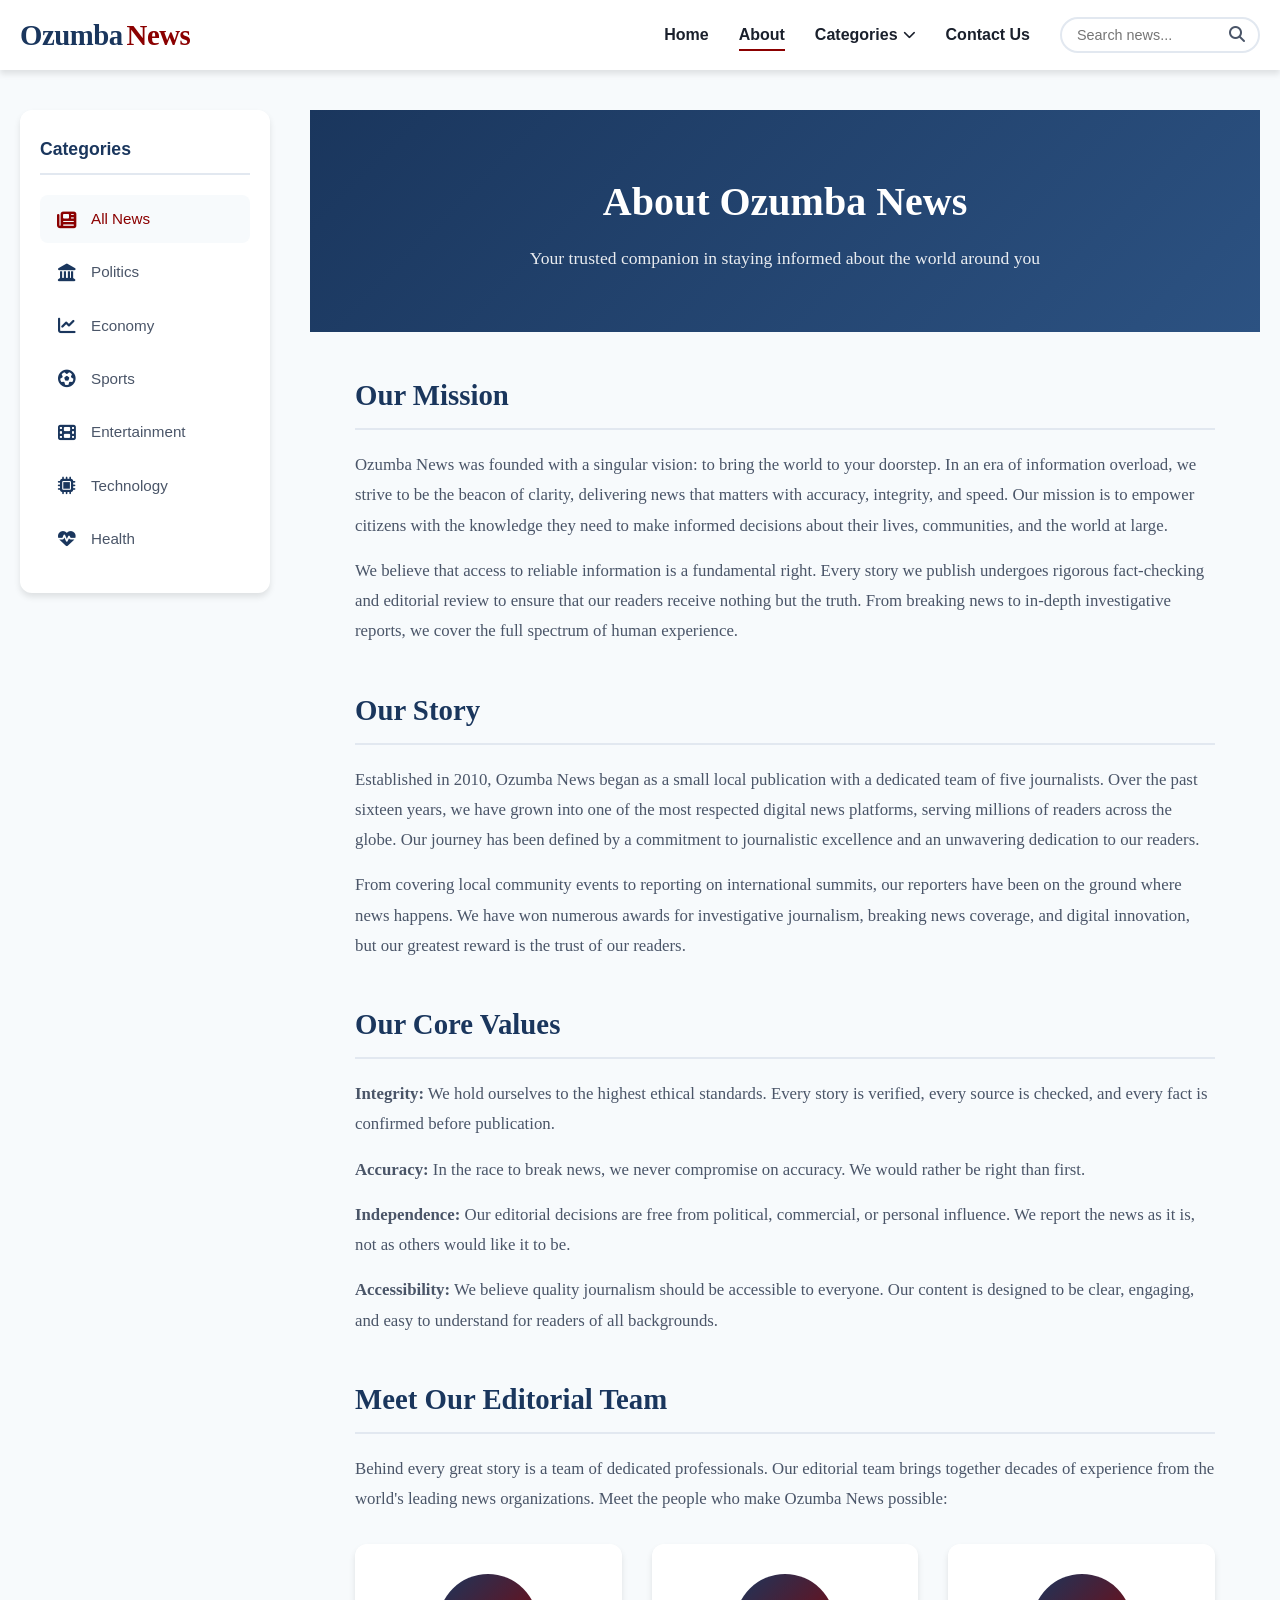
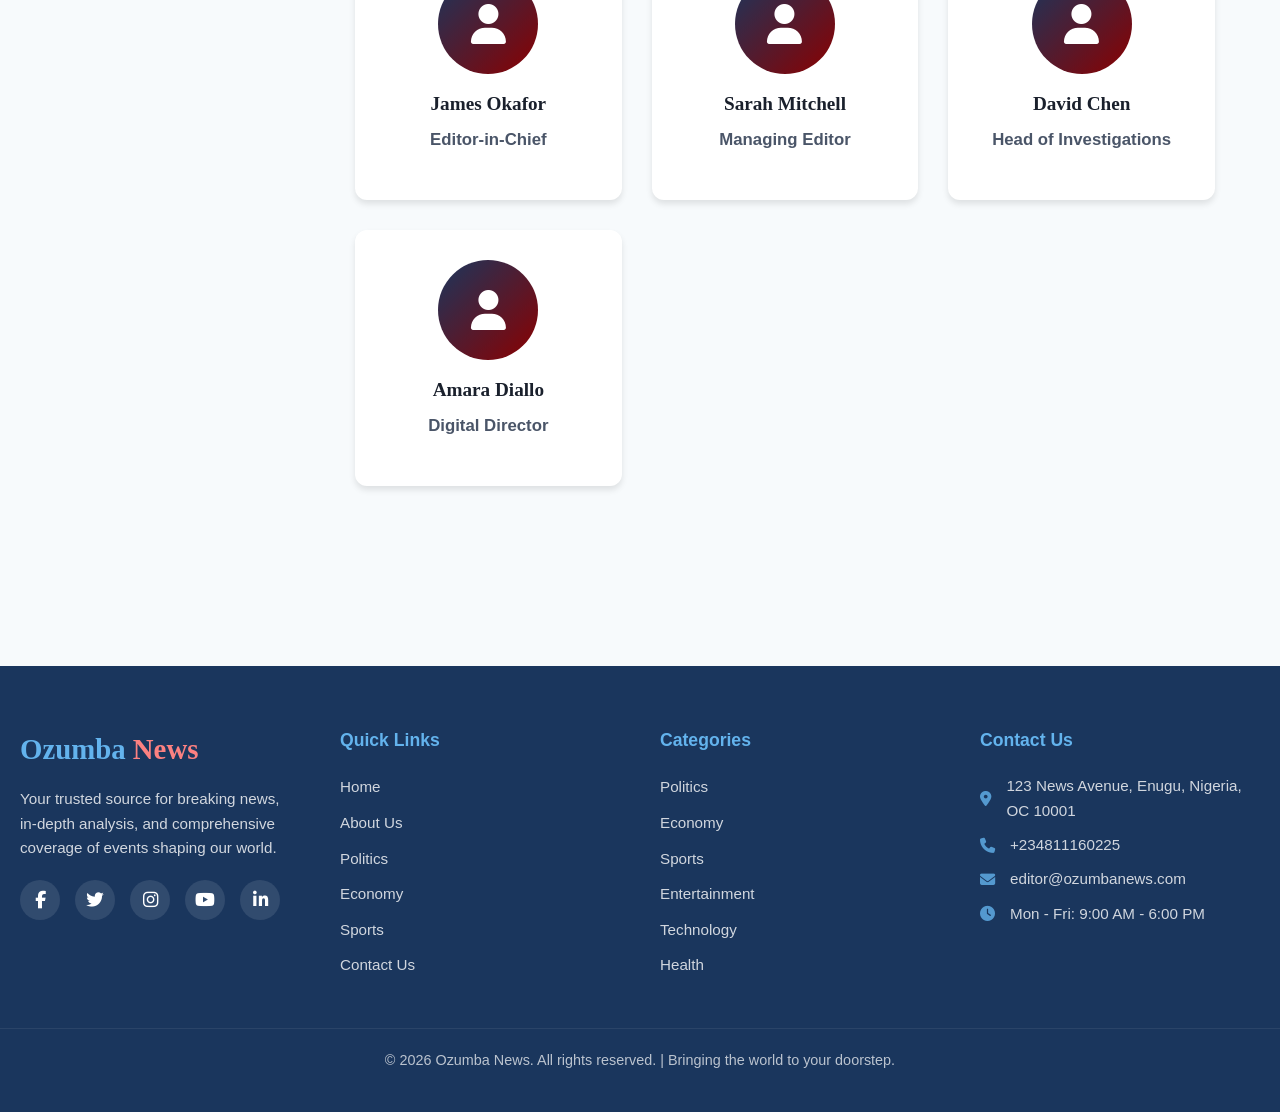
<file: about.html>
<!DOCTYPE html>
<html lang="en">
<head>
    <meta charset="UTF-8">
    <meta name="viewport" content="width=device-width, initial-scale=1.0">
    <meta name="description" content="Ozumba News - Your trusted source for breaking news and comprehensive coverage">
    <title>About Us | Ozumba News</title>
    <!-- Font Awesome for Icons -->
    <link rel="stylesheet" href="https://cdnjs.cloudflare.com/ajax/libs/font-awesome/6.4.0/css/all.min.css">
    <!-- Custom Stylesheet -->
    <link rel="stylesheet" href="styles.css">
</head>
<body>
    <!-- ============================================
     HEADER SECTION - Navigation Bar
     ============================================ -->
    <header class="header">
        <div class="header-container">
            <!-- Logo -->
            <a href="index.html" class="logo">
                <span class="logo-ozumba">Ozumba</span>
                <span class="logo-news">News</span>
            </a>

            <!-- Navigation Menu -->
            <nav>
                <ul class="nav-menu">
                    
                    <li class="nav-item"><a href="index.html" class="nav-link ">Home</a></li>
                    <li class="nav-item"><a href="about.html" class="nav-link active">About</a></li>
                    <li class="nav-item dropdown">
                        <a href="#" class="nav-link dropdown-toggle ">
                            Categories <i class="fas fa-chevron-down"></i>
                        </a>
                        <ul class="dropdown-menu">
                            <li><a href="politics.html" class="dropdown-item">Politics</a></li>
                            <li><a href="economy.html" class="dropdown-item">Economy</a></li>
                            <li><a href="sports.html" class="dropdown-item">Sports</a></li>
                            <li><a href="entertainment.html" class="dropdown-item">Entertainment</a></li>
                            <li><a href="technology.html" class="dropdown-item">Technology</a></li>
                            <li><a href="health.html" class="dropdown-item">Health</a></li>
                        </ul>
                    </li>
                    <li class="nav-item"><a href="contact.html" class="nav-link ">Contact Us</a></li>
                    <!-- Search Box -->
                    <li class="nav-item search-box">
                        <input type="text" class="search-input" placeholder="Search news...">
                        <button class="search-btn"><i class="fas fa-search"></i></button>
                    </li>
                </ul>
            </nav>

            <!-- Hamburger Menu Button (Mobile) -->
            <button class="hamburger" aria-label="Toggle menu">
                <span></span>
                <span></span>
                <span></span>
            </button>
        </div>
    </header>

    

    <!-- ============================================
     MAIN CONTENT AREA
     ============================================ -->
    <div class="main-layout" id="latest-news">
        <!-- ============================================
     SIDEBAR SECTION - Category Navigation
     ============================================ -->
                <aside class="sidebar">
                    <h3 class="sidebar-title">Categories</h3>
                    <ul class="sidebar-menu">
                        
                    <li class="sidebar-item">
                        <a href="index.html" class="sidebar-link active">
                            <i class="fas fa-newspaper"></i>
                            <span>All News</span>
                        </a>
                    </li>
                    <li class="sidebar-item">
                        <a href="politics.html" class="sidebar-link ">
                            <i class="fas fa-landmark"></i>
                            <span>Politics</span>
                        </a>
                    </li>
                    <li class="sidebar-item">
                        <a href="economy.html" class="sidebar-link ">
                            <i class="fas fa-chart-line"></i>
                            <span>Economy</span>
                        </a>
                    </li>
                    <li class="sidebar-item">
                        <a href="sports.html" class="sidebar-link ">
                            <i class="fas fa-futbol"></i>
                            <span>Sports</span>
                        </a>
                    </li>
                    <li class="sidebar-item">
                        <a href="entertainment.html" class="sidebar-link ">
                            <i class="fas fa-film"></i>
                            <span>Entertainment</span>
                        </a>
                    </li>
                    <li class="sidebar-item">
                        <a href="technology.html" class="sidebar-link ">
                            <i class="fas fa-microchip"></i>
                            <span>Technology</span>
                        </a>
                    </li>
                    <li class="sidebar-item">
                        <a href="health.html" class="sidebar-link ">
                            <i class="fas fa-heartbeat"></i>
                            <span>Health</span>
                        </a>
                    </li>
                    </ul>
                </aside>

        <main class="content-area">
            <!-- About Page Banner -->
<div class="page-banner">
    <h1>About Ozumba News</h1>
    <p>Your trusted companion in staying informed about the world around you</p>
</div>

<div class="about-content">
    <!-- Mission Section -->
    <section class="about-section">
        <h2>Our Mission</h2>
        <p>
            Ozumba News was founded with a singular vision: to bring the world to your doorstep. In an era of information overload, 
            we strive to be the beacon of clarity, delivering news that matters with accuracy, integrity, and speed. Our mission is 
            to empower citizens with the knowledge they need to make informed decisions about their lives, communities, and the world at large.
        </p>
        <p>
            We believe that access to reliable information is a fundamental right. Every story we publish undergoes rigorous fact-checking 
            and editorial review to ensure that our readers receive nothing but the truth. From breaking news to in-depth investigative 
            reports, we cover the full spectrum of human experience.
        </p>
    </section>

    <!-- History Section -->
    <section class="about-section">
        <h2>Our Story</h2>
        <p>
            Established in 2010, Ozumba News began as a small local publication with a dedicated team of five journalists. 
            Over the past sixteen years, we have grown into one of the most respected digital news platforms, serving millions 
            of readers across the globe. Our journey has been defined by a commitment to journalistic excellence and an unwavering 
            dedication to our readers.
        </p>
        <p>
            From covering local community events to reporting on international summits, our reporters have been on the ground 
            where news happens. We have won numerous awards for investigative journalism, breaking news coverage, and digital 
            innovation, but our greatest reward is the trust of our readers.
        </p>
    </section>

    <!-- Values Section -->
    <section class="about-section">
        <h2>Our Core Values</h2>
        <p>
            <strong>Integrity:</strong> We hold ourselves to the highest ethical standards. Every story is verified, every source is checked, 
            and every fact is confirmed before publication.
        </p>
        <p>
            <strong>Accuracy:</strong> In the race to break news, we never compromise on accuracy. We would rather be right than first.
        </p>
        <p>
            <strong>Independence:</strong> Our editorial decisions are free from political, commercial, or personal influence. 
            We report the news as it is, not as others would like it to be.
        </p>
        <p>
            <strong>Accessibility:</strong> We believe quality journalism should be accessible to everyone. Our content is designed 
            to be clear, engaging, and easy to understand for readers of all backgrounds.
        </p>
    </section>

    <!-- Team Section -->
    <section class="about-section">
        <h2>Meet Our Editorial Team</h2>
        <p>
            Behind every great story is a team of dedicated professionals. Our editorial team brings together decades of experience 
            from the world's leading news organizations. Meet the people who make Ozumba News possible:
        </p>
        <div class="team-grid">
            <div class="team-card">
                <div class="team-avatar"><i class="fas fa-user"></i></div>
                <h3 class="team-name">James Okafor</h3>
                <p class="team-role">Editor-in-Chief</p>
            </div>
            <div class="team-card">
                <div class="team-avatar"><i class="fas fa-user"></i></div>
                <h3 class="team-name">Sarah Mitchell</h3>
                <p class="team-role">Managing Editor</p>
            </div>
            <div class="team-card">
                <div class="team-avatar"><i class="fas fa-user"></i></div>
                <h3 class="team-name">David Chen</h3>
                <p class="team-role">Head of Investigations</p>
            </div>
            <div class="team-card">
                <div class="team-avatar"><i class="fas fa-user"></i></div>
                <h3 class="team-name">Amara Diallo</h3>
                <p class="team-role">Digital Director</p>
            </div>
        </div>
    </section>
</div>
        </main>
    </div>

    <!-- ============================================
     FOOTER SECTION
     ============================================ -->
    <footer class="footer">
        <div class="footer-container">
            <!-- Brand Section -->
            <div class="footer-brand">
                <div class="footer-logo">
                    <span style="color: #63b3ed;">Ozumba</span>
                    <span style="color: #fc8181;">News</span>
                </div>
                <p class="footer-desc">
                    Your trusted source for breaking news, in-depth analysis, and comprehensive coverage of events shaping our world.
                </p>
                <div class="social-links">
                    <a href="#" class="social-link" aria-label="Facebook"><i class="fab fa-facebook-f"></i></a>
                    <a href="#" class="social-link" aria-label="Twitter"><i class="fab fa-twitter"></i></a>
                    <a href="#" class="social-link" aria-label="Instagram"><i class="fab fa-instagram"></i></a>
                    <a href="#" class="social-link" aria-label="YouTube"><i class="fab fa-youtube"></i></a>
                    <a href="#" class="social-link" aria-label="LinkedIn"><i class="fab fa-linkedin-in"></i></a>
                </div>
            </div>

            <!-- Quick Links -->
            <div class="footer-section">
                <h4>Quick Links</h4>
                <ul class="footer-links">
                    <li><a href="index.html">Home</a></li>
                    <li><a href="about.html">About Us</a></li>
                    <li><a href="politics.html">Politics</a></li>
                    <li><a href="economy.html">Economy</a></li>
                    <li><a href="sports.html">Sports</a></li>
                    <li><a href="contact.html">Contact Us</a></li>
                </ul>
            </div>

            <!-- Categories -->
            <div class="footer-section">
                <h4>Categories</h4>
                <ul class="footer-links">
                    <li><a href="politics.html">Politics</a></li>
                    <li><a href="economy.html">Economy</a></li>
                    <li><a href="sports.html">Sports</a></li>
                    <li><a href="entertainment.html">Entertainment</a></li>
                    <li><a href="technology.html">Technology</a></li>
                    <li><a href="health.html">Health</a></li>
                </ul>
            </div>

            <!-- Contact Info -->
            <div class="footer-section footer-contact">
                <h4>Contact Us</h4>
                <p><i class="fas fa-map-marker-alt"></i> 123 News Avenue, Enugu, Nigeria, OC 10001</p>
                <p><i class="fas fa-phone"></i> +234811160225</p>
                <p><i class="fas fa-envelope"></i> editor@ozumbanews.com</p>
                <p><i class="fas fa-clock"></i> Mon - Fri: 9:00 AM - 6:00 PM</p>
            </div>
        </div>

        <!-- Footer Bottom -->
        <div class="footer-bottom">
            <p>&copy; 2026 Ozumba News. All rights reserved. | Bringing the world to your doorstep.</p>
        </div>
    </footer>

    <!-- JavaScript -->
    <script src="script.js"></script>
</body>
</html>
</file>
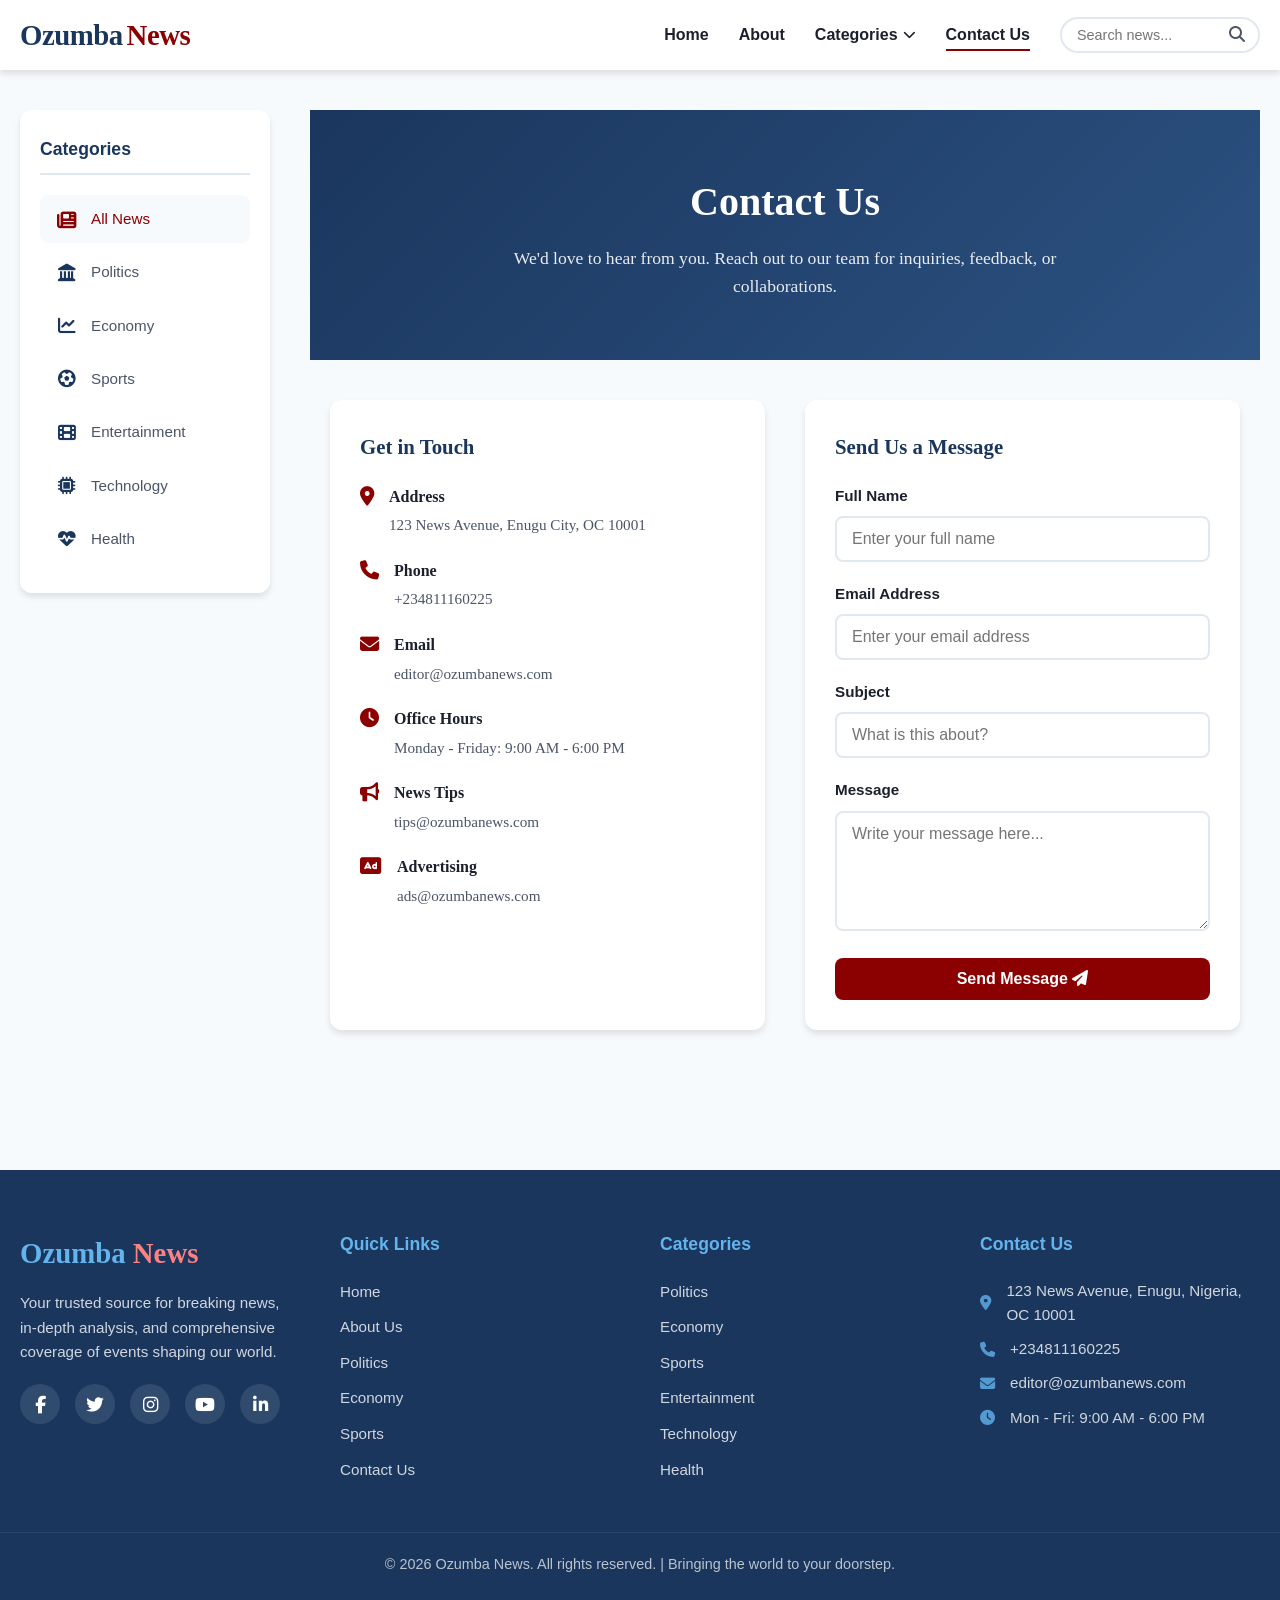
<file: contact.html>
<!DOCTYPE html>
<html lang="en">
<head>
    <meta charset="UTF-8">
    <meta name="viewport" content="width=device-width, initial-scale=1.0">
    <meta name="description" content="Ozumba News - Your trusted source for breaking news and comprehensive coverage">
    <title>Contact Us | Ozumba News</title>
    <!-- Font Awesome for Icons -->
    <link rel="stylesheet" href="https://cdnjs.cloudflare.com/ajax/libs/font-awesome/6.4.0/css/all.min.css">
    <!-- Custom Stylesheet -->
    <link rel="stylesheet" href="styles.css">
</head>
<body>
    <!-- ============================================
     HEADER SECTION - Navigation Bar
     ============================================ -->
    <header class="header">
        <div class="header-container">
            <!-- Logo -->
            <a href="index.html" class="logo">
                <span class="logo-ozumba">Ozumba</span>
                <span class="logo-news">News</span>
            </a>

            <!-- Navigation Menu -->
            <nav>
                <ul class="nav-menu">
                    
                    <li class="nav-item"><a href="index.html" class="nav-link ">Home</a></li>
                    <li class="nav-item"><a href="about.html" class="nav-link ">About</a></li>
                    <li class="nav-item dropdown">
                        <a href="#" class="nav-link dropdown-toggle ">
                            Categories <i class="fas fa-chevron-down"></i>
                        </a>
                        <ul class="dropdown-menu">
                            <li><a href="politics.html" class="dropdown-item">Politics</a></li>
                            <li><a href="economy.html" class="dropdown-item">Economy</a></li>
                            <li><a href="sports.html" class="dropdown-item">Sports</a></li>
                            <li><a href="entertainment.html" class="dropdown-item">Entertainment</a></li>
                            <li><a href="technology.html" class="dropdown-item">Technology</a></li>
                            <li><a href="health.html" class="dropdown-item">Health</a></li>
                        </ul>
                    </li>
                    <li class="nav-item"><a href="contact.html" class="nav-link active">Contact Us</a></li>
                    <!-- Search Box -->
                    <li class="nav-item search-box">
                        <input type="text" class="search-input" placeholder="Search news...">
                        <button class="search-btn"><i class="fas fa-search"></i></button>
                    </li>
                </ul>
            </nav>

            <!-- Hamburger Menu Button (Mobile) -->
            <button class="hamburger" aria-label="Toggle menu">
                <span></span>
                <span></span>
                <span></span>
            </button>
        </div>
    </header>

    

    <!-- ============================================
     MAIN CONTENT AREA
     ============================================ -->
    <div class="main-layout" id="latest-news">
        <!-- ============================================
     SIDEBAR SECTION - Category Navigation
     ============================================ -->
                <aside class="sidebar">
                    <h3 class="sidebar-title">Categories</h3>
                    <ul class="sidebar-menu">
                        
                    <li class="sidebar-item">
                        <a href="index.html" class="sidebar-link active">
                            <i class="fas fa-newspaper"></i>
                            <span>All News</span>
                        </a>
                    </li>
                    <li class="sidebar-item">
                        <a href="politics.html" class="sidebar-link ">
                            <i class="fas fa-landmark"></i>
                            <span>Politics</span>
                        </a>
                    </li>
                    <li class="sidebar-item">
                        <a href="economy.html" class="sidebar-link ">
                            <i class="fas fa-chart-line"></i>
                            <span>Economy</span>
                        </a>
                    </li>
                    <li class="sidebar-item">
                        <a href="sports.html" class="sidebar-link ">
                            <i class="fas fa-futbol"></i>
                            <span>Sports</span>
                        </a>
                    </li>
                    <li class="sidebar-item">
                        <a href="entertainment.html" class="sidebar-link ">
                            <i class="fas fa-film"></i>
                            <span>Entertainment</span>
                        </a>
                    </li>
                    <li class="sidebar-item">
                        <a href="technology.html" class="sidebar-link ">
                            <i class="fas fa-microchip"></i>
                            <span>Technology</span>
                        </a>
                    </li>
                    <li class="sidebar-item">
                        <a href="health.html" class="sidebar-link ">
                            <i class="fas fa-heartbeat"></i>
                            <span>Health</span>
                        </a>
                    </li>
                    </ul>
                </aside>

        <main class="content-area">
            <!-- Contact Page Banner -->
<div class="page-banner">
    <h1>Contact Us</h1>
    <p>We'd love to hear from you. Reach out to our team for inquiries, feedback, or collaborations.</p>
</div>

<div class="contact-grid">
    <!-- Contact Information -->
    <div class="contact-info">
        <h3>Get in Touch</h3>

        <div class="contact-detail">
            <i class="fas fa-map-marker-alt"></i>
            <div>
                <strong>Address</strong>
                <span>123 News Avenue, Enugu City, OC 10001</span>
            </div>
        </div>

        <div class="contact-detail">
            <i class="fas fa-phone"></i>
            <div>
                <strong>Phone</strong>
                <span>+234811160225</span>
            </div>
        </div>

        <div class="contact-detail">
            <i class="fas fa-envelope"></i>
            <div>
                <strong>Email</strong>
                <span>editor@ozumbanews.com</span>
            </div>
        </div>

        <div class="contact-detail">
            <i class="fas fa-clock"></i>
            <div>
                <strong>Office Hours</strong>
                <span>Monday - Friday: 9:00 AM - 6:00 PM</span>
            </div>
        </div>

        <div class="contact-detail">
            <i class="fas fa-bullhorn"></i>
            <div>
                <strong>News Tips</strong>
                <span>tips@ozumbanews.com</span>
            </div>
        </div>

        <div class="contact-detail">
            <i class="fas fa-ad"></i>
            <div>
                <strong>Advertising</strong>
                <span>ads@ozumbanews.com</span>
            </div>
        </div>
    </div>

    <!-- Contact Form -->
    <div class="contact-form">
        <h3 style="font-size: 1.3rem; color: var(--primary-blue); margin-bottom: 20px;">Send Us a Message</h3>
        <form>
            <div class="form-group">
                <label for="name">Full Name</label>
                <input type="text" id="name" name="name" placeholder="Enter your full name" required>
            </div>
            <div class="form-group">
                <label for="email">Email Address</label>
                <input type="email" id="email" name="email" placeholder="Enter your email address" required>
            </div>
            <div class="form-group">
                <label for="subject">Subject</label>
                <input type="text" id="subject" name="subject" placeholder="What is this about?" required>
            </div>
            <div class="form-group">
                <label for="message">Message</label>
                <textarea id="message" name="message" placeholder="Write your message here..." required></textarea>
            </div>
            <button type="submit" class="submit-btn">Send Message <i class="fas fa-paper-plane"></i></button>
        </form>
    </div>
</div>
        </main>
    </div>

    <!-- ============================================
     FOOTER SECTION
     ============================================ -->
    <footer class="footer">
        <div class="footer-container">
            <!-- Brand Section -->
            <div class="footer-brand">
                <div class="footer-logo">
                    <span style="color: #63b3ed;">Ozumba</span>
                    <span style="color: #fc8181;">News</span>
                </div>
                <p class="footer-desc">
                    Your trusted source for breaking news, in-depth analysis, and comprehensive coverage of events shaping our world.
                </p>
                <div class="social-links">
                    <a href="#" class="social-link" aria-label="Facebook"><i class="fab fa-facebook-f"></i></a>
                    <a href="#" class="social-link" aria-label="Twitter"><i class="fab fa-twitter"></i></a>
                    <a href="#" class="social-link" aria-label="Instagram"><i class="fab fa-instagram"></i></a>
                    <a href="#" class="social-link" aria-label="YouTube"><i class="fab fa-youtube"></i></a>
                    <a href="#" class="social-link" aria-label="LinkedIn"><i class="fab fa-linkedin-in"></i></a>
                </div>
            </div>

            <!-- Quick Links -->
            <div class="footer-section">
                <h4>Quick Links</h4>
                <ul class="footer-links">
                    <li><a href="index.html">Home</a></li>
                    <li><a href="about.html">About Us</a></li>
                    <li><a href="politics.html">Politics</a></li>
                    <li><a href="economy.html">Economy</a></li>
                    <li><a href="sports.html">Sports</a></li>
                    <li><a href="contact.html">Contact Us</a></li>
                </ul>
            </div>

            <!-- Categories -->
            <div class="footer-section">
                <h4>Categories</h4>
                <ul class="footer-links">
                    <li><a href="politics.html">Politics</a></li>
                    <li><a href="economy.html">Economy</a></li>
                    <li><a href="sports.html">Sports</a></li>
                    <li><a href="entertainment.html">Entertainment</a></li>
                    <li><a href="technology.html">Technology</a></li>
                    <li><a href="health.html">Health</a></li>
                </ul>
            </div>

            <!-- Contact Info -->
            <div class="footer-section footer-contact">
                <h4>Contact Us</h4>
                <p><i class="fas fa-map-marker-alt"></i> 123 News Avenue, Enugu, Nigeria, OC 10001</p>
                <p><i class="fas fa-phone"></i> +234811160225</p>
                <p><i class="fas fa-envelope"></i> editor@ozumbanews.com</p>
                <p><i class="fas fa-clock"></i> Mon - Fri: 9:00 AM - 6:00 PM</p>
            </div>
        </div>

        <!-- Footer Bottom -->
        <div class="footer-bottom">
            <p>&copy; 2026 Ozumba News. All rights reserved. | Bringing the world to your doorstep.</p>
        </div>
    </footer>

    <!-- JavaScript -->
    <script src="script.js"></script>
</body>
</html>
</file>
<file: styles.css>
/* ============================================
   OZUMBA NEWS - COMPLETE NEWSPAPER WEBSITE
   ============================================ */

/* CSS Variables for consistent theming */
:root {
    --primary-blue: #1a365d;
    --primary-red: #8b0000;
    --accent-blue: #2c5282;
    --accent-red: #c53030;
    --light-bg: #f7fafc;
    --dark-text: #1a202c;
    --gray-text: #4a5568;
    --light-gray: #e2e8f0;
    --white: #ffffff;
    --shadow: 0 4px 6px rgba(0, 0, 0, 0.1);
    --shadow-lg: 0 10px 25px rgba(0, 0, 0, 0.15);
    --transition: all 0.3s ease;
}

/* Reset and Base Styles */
* {
    margin: 0;
    padding: 0;
    box-sizing: border-box;
}

html {
    scroll-behavior: smooth;
}

body {
    font-family: 'Georgia', 'Times New Roman', serif;
    line-height: 1.6;
    color: var(--dark-text);
    background-color: var(--light-bg);
}

a {
    text-decoration: none;
    color: inherit;
    transition: var(--transition);
}

img {
    max-width: 100%;
    height: auto;
    display: block;
}

/* ============================================
   HEADER SECTION
   ============================================ */
.header {
    background: var(--white);
    box-shadow: var(--shadow);
    position: sticky;
    top: 0;
    z-index: 1000;
    width: 100%;
}

.header-container {
    max-width: 1400px;
    margin: 0 auto;
    padding: 0 20px;
    display: flex;
    align-items: center;
    justify-content: space-between;
    height: 70px;
}

/* Logo Styling */
.logo {
    font-size: 1.8rem;
    font-weight: 800;
    letter-spacing: -0.5px;
    display: flex;
    align-items: center;
    gap: 4px;
}

.logo-ozumba {
    color: var(--primary-blue);
}

.logo-news {
    color: var(--primary-red);
}

.logo:hover {
    transform: scale(1.02);
}

/* Navigation Menu */
.nav-menu {
    display: flex;
    align-items: center;
    gap: 30px;
    list-style: none;
}

.nav-link {
    font-size: 1rem;
    font-weight: 600;
    color: var(--dark-text);
    padding: 8px 0;
    position: relative;
    font-family: 'Arial', sans-serif;
}

.nav-link::after {
    content: '';
    position: absolute;
    bottom: 0;
    left: 0;
    width: 0;
    height: 2px;
    background: var(--primary-red);
    transition: var(--transition);
}

.nav-link:hover::after,
.nav-link.active::after {
    width: 100%;
}

.nav-link:hover {
    color: var(--primary-red);
}

/* Dropdown Menu */
.dropdown {
    position: relative;
}

.dropdown-toggle {
    display: flex;
    align-items: center;
    gap: 5px;
    cursor: pointer;
}

.dropdown-toggle i {
    font-size: 0.8rem;
    transition: var(--transition);
}

.dropdown:hover .dropdown-toggle i {
    transform: rotate(180deg);
}

.dropdown-menu {
    position: absolute;
    top: 100%;
    left: 0;
    background: var(--white);
    min-width: 200px;
    box-shadow: var(--shadow-lg);
    border-radius: 8px;
    padding: 10px 0;
    opacity: 0;
    visibility: hidden;
    transform: translateY(10px);
    transition: var(--transition);
    list-style: none;
    margin-top: 10px;
}

.dropdown:hover .dropdown-menu {
    opacity: 1;
    visibility: visible;
    transform: translateY(0);
}

.dropdown-item {
    display: block;
    padding: 10px 20px;
    font-size: 0.95rem;
    color: var(--dark-text);
    font-family: 'Arial', sans-serif;
    transition: var(--transition);
}

.dropdown-item:hover {
    background: var(--light-bg);
    color: var(--primary-red);
    padding-left: 25px;
}

/* Search Box */
.search-box {
    position: relative;
    display: flex;
    align-items: center;
}

.search-input {
    border: 2px solid var(--light-gray);
    border-radius: 25px;
    padding: 8px 40px 8px 15px;
    width: 200px;
    font-size: 0.9rem;
    outline: none;
    transition: var(--transition);
    font-family: 'Arial', sans-serif;
}

.search-input:focus {
    border-color: var(--primary-blue);
    width: 250px;
}

.search-btn {
    position: absolute;
    right: 5px;
    background: none;
    border: none;
    color: var(--gray-text);
    cursor: pointer;
    padding: 5px 10px;
    font-size: 1rem;
}

.search-btn:hover {
    color: var(--primary-blue);
}

/* Hamburger Menu (Mobile) */
.hamburger {
    display: none;
    flex-direction: column;
    gap: 5px;
    cursor: pointer;
    padding: 5px;
    background: none;
    border: none;
}

.hamburger span {
    display: block;
    width: 25px;
    height: 3px;
    background: var(--dark-text);
    border-radius: 3px;
    transition: var(--transition);
}

.hamburger.active span:nth-child(1) {
    transform: rotate(45deg) translate(5px, 5px);
}

.hamburger.active span:nth-child(2) {
    opacity: 0;
}

.hamburger.active span:nth-child(3) {
    transform: rotate(-45deg) translate(7px, -6px);
}

/* ============================================
   HERO SECTION
   ============================================ */
.hero-section {
    position: relative;
    height: 500px;
    overflow: hidden;
    display: flex;
    align-items: center;
    justify-content: center;
}

.hero-bg {
    position: absolute;
    top: 0;
    left: 0;
    width: 100%;
    height: 100%;
    object-fit: cover;
    filter: brightness(0.4);
}

.hero-overlay {
    position: absolute;
    top: 0;
    left: 0;
    width: 100%;
    height: 100%;
    background: linear-gradient(135deg, rgba(26, 54, 93, 0.8) 0%, rgba(139, 0, 0, 0.6) 100%);
}

.hero-content {
    position: relative;
    z-index: 2;
    text-align: center;
    color: var(--white);
    max-width: 800px;
    padding: 0 20px;
}

.hero-title {
    font-size: 3rem;
    font-weight: 800;
    margin-bottom: 15px;
    text-shadow: 2px 2px 4px rgba(0,0,0,0.3);
    line-height: 1.2;
}

.hero-title .ozumba { color: #63b3ed; }
.hero-title .news { color: #fc8181; }

.hero-subtitle {
    font-size: 1.2rem;
    font-weight: 400;
    opacity: 0.9;
    max-width: 600px;
    margin: 0 auto;
    line-height: 1.6;
}

.hero-cta {
    display: inline-block;
    margin-top: 25px;
    padding: 12px 30px;
    background: var(--primary-red);
    color: var(--white);
    border-radius: 30px;
    font-weight: 600;
    font-family: 'Arial', sans-serif;
    transition: var(--transition);
    border: 2px solid transparent;
}

.hero-cta:hover {
    background: transparent;
    border-color: var(--white);
    transform: translateY(-2px);
}

/* ============================================
   MAIN LAYOUT (Sidebar + Content)
   ============================================ */
.main-layout {
    max-width: 1400px;
    margin: 0 auto;
    padding: 40px 20px;
    display: grid;
    grid-template-columns: 250px 1fr;
    gap: 40px;
}

/* ============================================
   SIDEBAR SECTION
   ============================================ */
.sidebar {
    background: var(--white);
    border-radius: 12px;
    padding: 25px 20px;
    box-shadow: var(--shadow);
    height: fit-content;
    position: sticky;
    top: 90px;
}

.sidebar-title {
    font-size: 1.1rem;
    font-weight: 700;
    color: var(--primary-blue);
    margin-bottom: 20px;
    padding-bottom: 10px;
    border-bottom: 2px solid var(--light-gray);
    font-family: 'Arial', sans-serif;
}

.sidebar-menu {
    list-style: none;
}

.sidebar-item {
    margin-bottom: 5px;
}

.sidebar-link {
    display: flex;
    align-items: center;
    gap: 12px;
    padding: 12px 15px;
    border-radius: 8px;
    font-size: 0.95rem;
    font-weight: 500;
    color: var(--gray-text);
    transition: var(--transition);
    font-family: 'Arial', sans-serif;
}

.sidebar-link i {
    font-size: 1.1rem;
    width: 24px;
    text-align: center;
    color: var(--primary-blue);
    transition: var(--transition);
}

.sidebar-link:hover,
.sidebar-link.active {
    background: var(--light-bg);
    color: var(--primary-red);
}

.sidebar-link:hover i,
.sidebar-link.active i {
    color: var(--primary-red);
    transform: scale(1.1);
}

/* ============================================
   BODY CONTENT - NEWS CARDS
   ============================================ */
.content-area {
    min-width: 0;
}

.section-header {
    display: flex;
    align-items: center;
    justify-content: space-between;
    margin-bottom: 25px;
    padding-bottom: 15px;
    border-bottom: 3px solid var(--primary-blue);
}

.section-title {
    font-size: 1.5rem;
    font-weight: 700;
    color: var(--primary-blue);
    display: flex;
    align-items: center;
    gap: 10px;
}

.section-title i {
    color: var(--primary-red);
}

.view-all {
    font-size: 0.9rem;
    color: var(--primary-red);
    font-weight: 600;
    font-family: 'Arial', sans-serif;
}

.view-all:hover {
    text-decoration: underline;
}

/* News Grid */
.news-grid {
    display: grid;
    grid-template-columns: repeat(auto-fill, minmax(300px, 1fr));
    gap: 25px;
    margin-bottom: 40px;
}

.news-card {
    background: var(--white);
    border-radius: 12px;
    overflow: hidden;
    box-shadow: var(--shadow);
    transition: var(--transition);
}

.news-card:hover {
    transform: translateY(-5px);
    box-shadow: var(--shadow-lg);
}

.news-image {
    width: 100%;
    height: 300px;
    object-fit: cover;
    transition: var(--transition);
}

.news-card:hover .news-image {
    transform: scale(1.05);
}

.news-image-wrapper {
    overflow: hidden;
    position: relative;
}

.news-category-tag {
    position: absolute;
    top: 15px;
    left: 15px;
    background: var(--primary-red);
    color: var(--white);
    padding: 5px 12px;
    border-radius: 20px;
    font-size: 0.75rem;
    font-weight: 600;
    font-family: 'Arial', sans-serif;
    text-transform: uppercase;
    letter-spacing: 0.5px;
}

.news-body {
    padding: 20px;
}

.news-date {
    font-size: 0.8rem;
    color: var(--gray-text);
    margin-bottom: 8px;
    font-family: 'Arial', sans-serif;
}

.news-headline {
    font-size: 1.1rem;
    font-weight: 700;
    color: var(--dark-text);
    line-height: 1.4;
    margin-bottom: 10px;
}

.news-excerpt {
    font-size: 0.9rem;
    color: var(--gray-text);
    line-height: 1.5;
    margin-bottom: 15px;
}

.read-more {
    display: inline-flex;
    align-items: center;
    gap: 8px;
    color: var(--primary-red);
    font-weight: 600;
    font-size: 0.9rem;
    font-family: 'Arial', sans-serif;
    transition: var(--transition);
}

.read-more:hover {
    gap: 12px;
    color: var(--primary-blue);
}

/* Featured News (Larger Card) */
.featured-news {
    grid-column: span 2;
    display: grid;
    grid-template-columns: 1fr 1fr;
    gap: 0;
}

.featured-news .news-image-wrapper {
    height: 100%;
}

.featured-news .news-image {
    height: 100%;
    min-height: 300px;
}

.featured-news .news-body {
    display: flex;
    flex-direction: column;
    justify-content: center;
    padding: 30px;
}

.featured-news .news-headline {
    font-size: 1.5rem;
}

/* ============================================
   FOOTER SECTION
   ============================================ */
.footer {
    background: var(--primary-blue);
    color: var(--white);
    padding: 60px 0 20px;
    margin-top: 60px;
}

.footer-container {
    max-width: 1400px;
    margin: 0 auto;
    padding: 0 20px;
    display: grid;
    grid-template-columns: repeat(4, 1fr);
    gap: 40px;
}

.footer-brand .footer-logo {
    font-size: 1.8rem;
    font-weight: 800;
    margin-bottom: 15px;
}

.footer-brand .footer-desc {
    font-size: 0.95rem;
    opacity: 0.8;
    line-height: 1.6;
    font-family: 'Arial', sans-serif;
}

.footer-section h4 {
    font-size: 1.1rem;
    font-weight: 700;
    margin-bottom: 20px;
    color: #63b3ed;
    font-family: 'Arial', sans-serif;
}

.footer-links {
    list-style: none;
}

.footer-links li {
    margin-bottom: 10px;
}

.footer-links a {
    font-size: 0.95rem;
    opacity: 0.8;
    transition: var(--transition);
    font-family: 'Arial', sans-serif;
}

.footer-links a:hover {
    opacity: 1;
    color: #fc8181;
    padding-left: 5px;
}

.footer-contact p {
    font-size: 0.95rem;
    opacity: 0.8;
    margin-bottom: 10px;
    display: flex;
    align-items: center;
    gap: 10px;
    font-family: 'Arial', sans-serif;
}

.footer-contact i {
    color: #63b3ed;
    width: 20px;
}

/* Social Media Icons */
.social-links {
    display: flex;
    gap: 15px;
    margin-top: 20px;
}

.social-link {
    width: 40px;
    height: 40px;
    border-radius: 50%;
    background: rgba(255,255,255,0.1);
    display: flex;
    align-items: center;
    justify-content: center;
    font-size: 1.1rem;
    transition: var(--transition);
}

.social-link:hover {
    background: var(--primary-red);
    transform: translateY(-3px);
}

/* Footer Bottom */
.footer-bottom {
    max-width: 1400px;
    margin: 40px auto 0;
    padding: 20px;
    border-top: 1px solid rgba(255,255,255,0.1);
    text-align: center;
    font-size: 0.9rem;
    opacity: 0.7;
    font-family: 'Arial', sans-serif;
}

/* ============================================
   RESPONSIVE DESIGN
   ============================================ */
@media (max-width: 1024px) {
    .main-layout {
        grid-template-columns: 1fr;
    }

    .sidebar {
        position: static;
        display: grid;
        grid-template-columns: repeat(auto-fit, minmax(150px, 1fr));
        gap: 10px;
    }

    .sidebar-menu {
        display: grid;
        grid-template-columns: repeat(auto-fit, minmax(150px, 1fr));
        gap: 5px;
    }

    .featured-news {
        grid-column: span 1;
        grid-template-columns: 1fr;
    }

    .footer-container {
        grid-template-columns: repeat(2, 1fr);
    }
}

@media (max-width: 768px) {
    .header-container {
        height: 60px;
    }

    .logo {
        font-size: 1.4rem;
    }

    .hamburger {
        display: flex;
    }

    .nav-menu {
        position: fixed;
        top: 60px;
        left: -100%;
        width: 100%;
        height: calc(100vh - 60px);
        background: var(--white);
        flex-direction: column;
        padding: 30px 20px;
        gap: 0;
        transition: var(--transition);
        overflow-y: auto;
        box-shadow: var(--shadow-lg);
    }

    .nav-menu.active {
        left: 0;
    }

    .nav-item {
        width: 100%;
        border-bottom: 1px solid var(--light-gray);
    }

    .nav-link {
        display: block;
        padding: 15px 0;
        font-size: 1.1rem;
    }

    .dropdown-menu {
        position: static;
        opacity: 1;
        visibility: visible;
        transform: none;
        box-shadow: none;
        padding: 0 0 0 20px;
        display: none;
    }

    .dropdown.active .dropdown-menu {
        display: block;
    }

    .dropdown-toggle {
        justify-content: space-between;
    }

    .search-box {
        width: 100%;
        margin-top: 15px;
    }

    .search-input {
        width: 100%;
    }

    .search-input:focus {
        width: 100%;
    }

    .hero-section {
        height: 400px;
    }

    .hero-title {
        font-size: 2rem;
    }

    .hero-subtitle {
        font-size: 1rem;
    }

    .news-grid {
        grid-template-columns: 1fr;
    }

    .featured-news .news-image {
        min-height: 200px;
    }

    .footer-container {
        grid-template-columns: 1fr;
        gap: 30px;
    }

    .sidebar {
        display: none; /* Hide sidebar on mobile, use nav instead */
    }

    .main-layout {
        padding: 20px 15px;
    }
}

@media (max-width: 480px) {
    .hero-title {
        font-size: 1.5rem;
    }

    .section-title {
        font-size: 1.2rem;
    }

    .news-headline {
        font-size: 1rem;
    }
}

/* ============================================
   UTILITY CLASSES
   ============================================ */
.container {
    max-width: 1400px;
    margin: 0 auto;
    padding: 0 20px;
}

.text-center { text-align: center; }
.mt-20 { margin-top: 20px; }
.mb-20 { margin-bottom: 20px; }

/* Breaking News Ticker */
.ticker {
    background: var(--primary-red);
    color: var(--white);
    padding: 10px 0;
    overflow: hidden;
    position: relative;
}

.ticker-content {
    display: flex;
    animation: ticker 30s linear infinite;
    white-space: nowrap;
}

.ticker-item {
    padding: 0 40px;
    font-size: 0.9rem;
    font-weight: 600;
    font-family: 'Arial', sans-serif;
}

@keyframes ticker {
    0% { transform: translateX(0); }
    100% { transform: translateX(-50%); }
}

.ticker-label {
    background: var(--dark-text);
    color: var(--white);
    padding: 10px 20px;
    font-weight: 700;
    font-size: 0.85rem;
    text-transform: uppercase;
    font-family: 'Arial', sans-serif;
    position: absolute;
    left: 0;
    z-index: 2;
}

/* Page Banner for Category Pages */
.page-banner {
    background: linear-gradient(135deg, var(--primary-blue) 0%, var(--accent-blue) 100%);
    color: var(--white);
    padding: 60px 20px;
    text-align: center;
}

.page-banner h1 {
    font-size: 2.5rem;
    margin-bottom: 10px;
}

.page-banner p {
    font-size: 1.1rem;
    opacity: 0.9;
    max-width: 600px;
    margin: 0 auto;
}

/* About Page Styles */
.about-content {
    max-width: 900px;
    margin: 0 auto;
    padding: 40px 20px;
}

.about-section {
    margin-bottom: 40px;
}

.about-section h2 {
    font-size: 1.8rem;
    color: var(--primary-blue);
    margin-bottom: 20px;
    padding-bottom: 10px;
    border-bottom: 2px solid var(--light-gray);
}

.about-section p {
    font-size: 1.05rem;
    line-height: 1.8;
    color: var(--gray-text);
    margin-bottom: 15px;
}

.team-grid {
    display: grid;
    grid-template-columns: repeat(auto-fit, minmax(250px, 1fr));
    gap: 30px;
    margin-top: 30px;
}

.team-card {
    background: var(--white);
    border-radius: 12px;
    padding: 30px;
    text-align: center;
    box-shadow: var(--shadow);
    transition: var(--transition);
}

.team-card:hover {
    transform: translateY(-5px);
    box-shadow: var(--shadow-lg);
}

.team-avatar {
    width: 100px;
    height: 100px;
    border-radius: 50%;
    background: linear-gradient(135deg, var(--primary-blue), var(--primary-red));
    display: flex;
    align-items: center;
    justify-content: center;
    margin: 0 auto 15px;
    font-size: 2.5rem;
    color: var(--white);
}

.team-name {
    font-size: 1.2rem;
    font-weight: 700;
    margin-bottom: 5px;
}

.team-role {
    font-size: 0.9rem;
    color: var(--primary-red);
    font-weight: 600;
    font-family: 'Arial', sans-serif;
}

/* Contact Page Styles */
.contact-grid {
    display: grid;
    grid-template-columns: 1fr 1fr;
    gap: 40px;
    max-width: 1000px;
    margin: 40px auto;
    padding: 0 20px;
}

.contact-info {
    background: var(--white);
    border-radius: 12px;
    padding: 30px;
    box-shadow: var(--shadow);
}

.contact-info h3 {
    font-size: 1.3rem;
    color: var(--primary-blue);
    margin-bottom: 20px;
}

.contact-detail {
    display: flex;
    align-items: flex-start;
    gap: 15px;
    margin-bottom: 20px;
}

.contact-detail i {
    font-size: 1.2rem;
    color: var(--primary-red);
    margin-top: 3px;
}

.contact-detail div strong {
    display: block;
    margin-bottom: 3px;
    color: var(--dark-text);
}

.contact-detail div span {
    color: var(--gray-text);
    font-size: 0.95rem;
}

.contact-form {
    background: var(--white);
    border-radius: 12px;
    padding: 30px;
    box-shadow: var(--shadow);
}

.form-group {
    margin-bottom: 20px;
}

.form-group label {
    display: block;
    margin-bottom: 8px;
    font-weight: 600;
    color: var(--dark-text);
    font-size: 0.95rem;
    font-family: 'Arial', sans-serif;
}

.form-group input,
.form-group textarea {
    width: 100%;
    padding: 12px 15px;
    border: 2px solid var(--light-gray);
    border-radius: 8px;
    font-size: 1rem;
    font-family: 'Arial', sans-serif;
    outline: none;
    transition: var(--transition);
}

.form-group input:focus,
.form-group textarea:focus {
    border-color: var(--primary-blue);
}

.form-group textarea {
    min-height: 120px;
    resize: vertical;
}

.submit-btn {
    background: var(--primary-red);
    color: var(--white);
    border: none;
    padding: 12px 30px;
    border-radius: 8px;
    font-size: 1rem;
    font-weight: 600;
    cursor: pointer;
    transition: var(--transition);
    font-family: 'Arial', sans-serif;
    width: 100%;
}

.submit-btn:hover {
    background: var(--accent-red);
    transform: translateY(-2px);
}

@media (max-width: 768px) {
    .contact-grid {
        grid-template-columns: 1fr;
    }

    .page-banner h1 {
        font-size: 1.8rem;
    }
}
</file>
